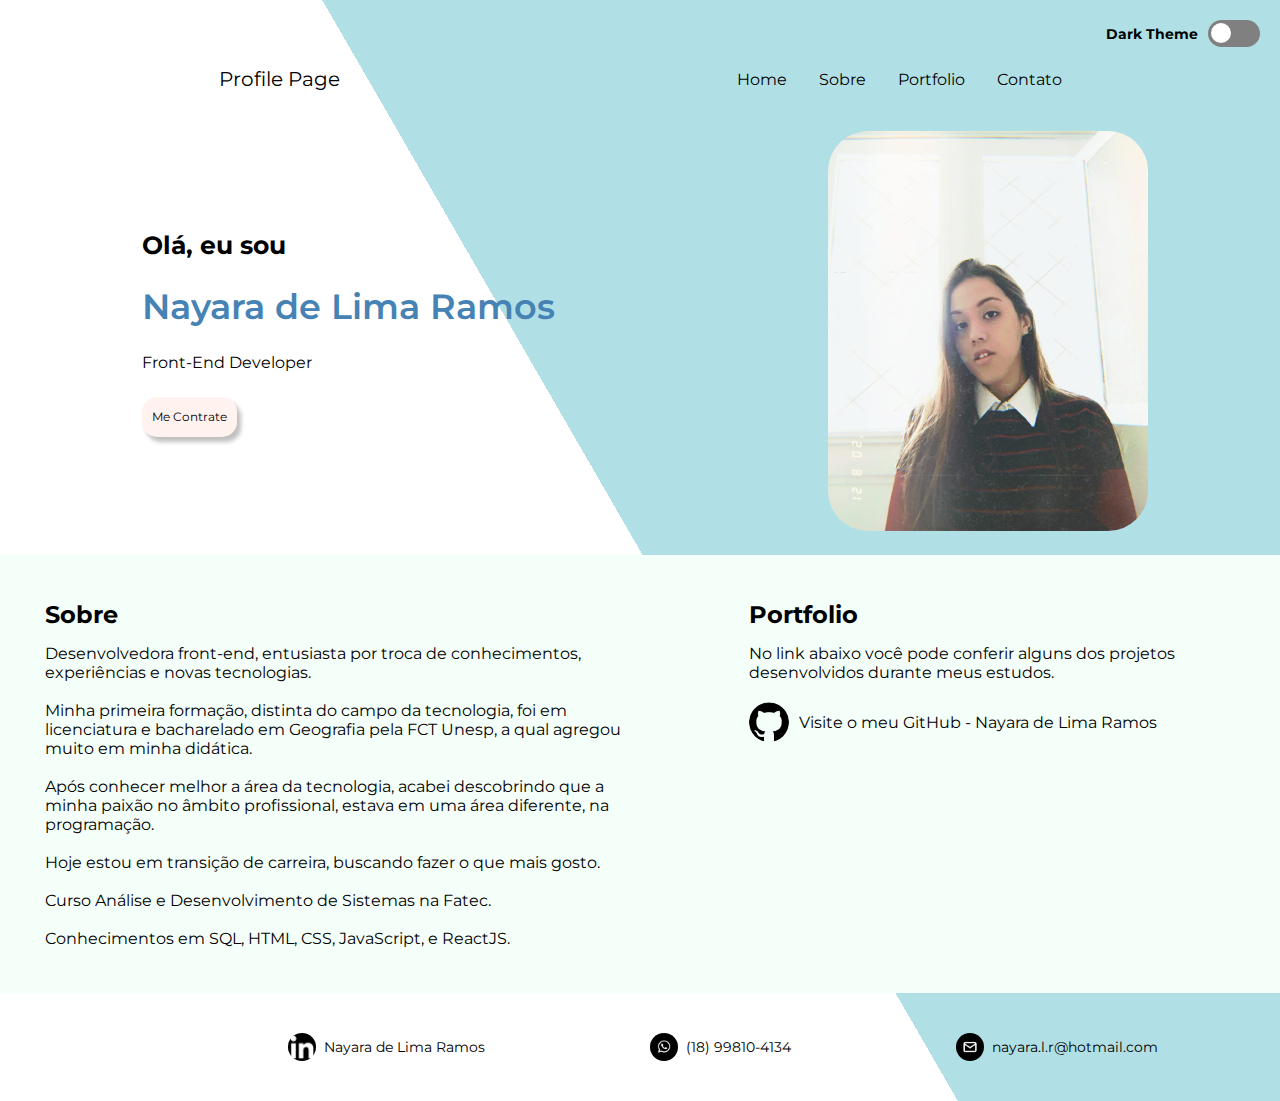
<file: src/index.html>
<!DOCTYPE html>
<html lang="pt-BR">

<head>
    <meta charset="UTF-8">
    <meta name="viewport" content="width=device-width, initial-scale=1.0">
    <meta name= "description" content="Minha página de perfil profissional">
    <title>Profile</title>
    <link rel="stylesheet" type="text/css" href="style.css">
</head>

<body>

    <div class="container">
        <div class="botaoDark">
            <h3>Dark Theme</h3>
            <div class="toggle">
                <input id="switch" type="checkbox" name="theme">
                <label for="switch">Toggle</label>
            </div>
        </div>
    
    <header class="cabecalho">
        <h3 class="cabecalhoTitulo">Profile Page</h3>
        <nav class="cabecalhoMenu">
            <a class="cabecalhoMenuItem" href="#home">Home</a>
            <a class="cabecalhoMenuItem" href="#sobre">Sobre</a>
            <a class="cabecalhoMenuItem" href="#portfolio">Portfolio</a>
            <a class="cabecalhoMenuItem" href="#contato">Contato</a>
        </nav>
    </header>

    <main>

        <section class="conteudoPrincipal">
            <div class="conteudoPrincipalEscrito">
                <h2 class="conteudoPrincipalSubtitulo">Olá, eu sou<a name="home"></a></h2>
                <h1 class="conteudoPrincipalTitulo">Nayara de Lima Ramos</h1>
                <p class="conteudoPrincipalTexto">Front-End Developer</p>
                <button class="conteudoPrincipalBotao"><a href="/src/arquivo/CurriculoNayaraRamos.pdf" download="CurriculoNayaraRamos">Me Contrate</a></button>
            </div>
            <div class="diagonal">
                <img class="imagemProfile" src="/src/images/profilePicture.jpeg" alt="Foto de rosto da Nayara">
            </div>
        </section>

        <section class="segundoConteudo">
            <div class="conteudoEscrito">
                    <h2 class="conteudoTitulo">Sobre<a name="sobre"></a></h2>
                    <p>Desenvolvedora front-end, entusiasta por troca de conhecimentos, experiências e novas tecnologias. <br><br> Minha primeira formação, distinta do campo da tecnologia, foi em licenciatura e bacharelado em Geografia pela FCT Unesp, a qual agregou muito em minha didática. <br><br> Após conhecer melhor a área da tecnologia, acabei descobrindo que a minha paixão no âmbito profissional, estava em uma área diferente, na programação. <br><br>
                        Hoje estou em transição de carreira, buscando fazer o que mais gosto. <br><br> Curso Análise e Desenvolvimento de Sistemas na Fatec. <br><br>
                        Conhecimentos em SQL, HTML, CSS, JavaScript, e ReactJS.</p>
            </div>
            <div class="conteudoPortfolio">
                <h2 class="conteudoTitulo">Portfolio<a name="portfolio"></a></h2>
                <p>No link abaixo você pode conferir alguns dos projetos desenvolvidos durante meus estudos.</p>
                <div class="portfolio">
                    <img class="logoGitHub" src="/src/images/logoGitHub.png" alt="Logo do GitHub">
                    <a href="https://github.com/Nayaralimar">Visite o meu GitHub - Nayara de Lima Ramos</a>
                </div>
            </div>
        </section>

    </main>

    <footer><a name="contato"></a>
        <div>
            <img class="logo" src="/src/images/logoLinkedIn.jpg" alt="Logo do LinkedIn">
            <a href="https://www.linkedin.com/in/nayara-lima-ramos/">Nayara de Lima Ramos</a>
        </div>

        <div>
            <img class="logo" src="/src/images/logoTelefone.png" alt="Imagem de um telefone">
            <p>(18) 99810-4134</p>
        </div>

        <div>
            <img class="logo" src="/src/images/logoEmail.png" alt="Imagem de um e-mail">
            <p>nayara.l.r@hotmail.com</p>
        </div>
    </footer>

    </div>

    <script src="/src/scripts.js"></script>

</body>

</html>
</file>
<file: src/style.css>
@import url('https://fonts.googleapis.com/css2?family=Montserrat:ital,wght@0,200;0,300;0,400;1,300;1,400&family=Roboto&family=Sarala&display=swap');

* {
    margin: 0;
    padding: 0;
    box-sizing: border-box;
    text-decoration: none;
}

html {
    --bg: #fff;
    --bg-panel: -webkit-linear-gradient(30deg, #fff 50%, #B0E0E6 50%);
    --color-text: #000000;
    --hover-color: pink;
    --color-headings: #4682B4;
    --botao-conteudo: #FFF2EF;
    --segundo-conteudo: #F5FFFA;
}

body {
    font-size: 100%;
    width: 100%;
    min-width: 800px;
    height: auto;
    min-height: 600px;
    background-color: var(--bg);
    background-image: var(--bg-panel);

    grid-template-areas: 
        "title switch"
        "content content"
    ;
}

.botaoDark {
    display: flex;
    margin: 20px 20px 0px 10px;
    align-items: center;
    justify-content: end;
    gap: 10px;
    font-size: 12px;
    font-family: 'Montserrat', sans-serif;
    font-weight: 300;
    color: var(--color-text);
}

.cabecalho {
    display: flex;
    flex-direction: row;
    align-items: center;
    justify-content: space-around;
    padding: 20px;
}

.cabecalhoTitulo {
    font-size: 20px;
    font-family: 'Montserrat', sans-serif;
    font-weight: 400;
    color: var(--color-text);
}

.cabecalhoMenu {
    display: flex;
    flex-direction: row;
    gap: 32px;
}

.cabecalhoMenuItem {
    font-size: 16px;
    font-family: 'Montserrat', sans-serif;
}

a{
    text-decoration: none;
    color: var(--color-text);
}

a:link {
    color: var(--color-text);
    text-decoration: none;
}

a:visited {
    color: var(--color-text);
    text-decoration: none;
}

a:hover {
    color: var(--hover-color);
    text-decoration: none;
}

.conteudoPrincipal {
    display: flex;
    flex-direction: row;
    align-items: center;
    justify-content: space-around;
}

.conteudoPrincipalEscrito {
    display: flex;
    flex-direction: column;
    gap: 25px;
    margin: 30px;
}

.conteudoPrincipalSubtitulo {
    font-family: 'Montserrat', sans-serif;
    font-weight: 4000;
    font-size: 25px;
    color: var(--color-text);
}

.conteudoPrincipalTitulo {
    font-family: 'Montserrat', sans-serif;
    font-weight: 600;
    font-size: 35px;
    color: var(--color-headings);
}

.conteudoPrincipalTexto {
    font-family: 'Montserrat', sans-serif;
    font-weight: 400;
    font-size: 16px;
    color: var(--color-text);
}

.conteudoPrincipalBotao {
    background-color: var(--botao-conteudo);
    width: 95px;
    height: 40px;
    border: none;
    box-shadow: 4px 5px 4px rgba(0, 0, 0, 0.25);
    border-radius: 15px;
    font-family: 'Montserrat', sans-serif;
    font-size: 12px;
    font-weight: 400;
    color: var(--color-text);
}

button:hover {
    color: var(--hover-color);
    text-decoration: none;
}

.imagemProfile {
    height: 400px;
    border-radius: 40px;
    margin: 20px;
}

.segundoConteudo {
    display: flex;
    flex-direction: row;
    align-items: baseline;
    justify-content: space-around;
    background-color: var(--segundo-conteudo);
    font-family: 'Montserrat', sans-serif;
    font-size: 16px;
    font-weight: 400;
}

.conteudoEscrito {
    width: 780px;
    padding: 20px;
    margin: 25px;
}

.conteudoTitulo {
    margin-bottom: 15px;
}

.conteudoPortfolio {
    width: 625px;
    padding: 20px;
    margin: 25px;
}

.portfolio {
    display: flex;
    flex-direction: row;
    align-items: center;
    gap: 10px;
    margin-top: 20px;
}

.logoGitHub {
    height: 40px;
    width: 40px;
    border-radius: 50px;
}

footer {
    display: flex;
    flex-direction: row;
    align-items: center;
    justify-content: space-around;
    padding: 20px;
    margin: 20px;
    font-family: 'Montserrat', sans-serif;
    font-size: 14px;
    font-weight: 400;
    color: var(--color-text);
}

footer div {
    display: flex;
    flex-direction: row;
    align-items: center;
    gap: 8px;
}

.logo {
    height: 28px;
    width: 28px;
    border-radius: 50px;
}

input[type=checkbox]{
    height: 0;
    width: 0;
    visibility: hidden;
}

label {
    cursor: pointer;
    text-indent: -9999px;
    width: 52px;
    height: 27px;
    background: grey;
    float: right;
    border-radius: 100px;
    position: relative;
}

label::after{
    content: '';
    position: absolute;
    top: 3px;
    left: 3px;
    width: 20px;
    height: 20px;
    background-color: white;
    border-radius: 90px;
    transition: 0.3s;
}

input:checked + label {
    background-color: var(--color-headings);
}

input:checked + label::after {
    left: calc(100% - 5px);
    transform: translateX(-100%);
}

label:active:after {
    width: 45px;
}
</file>
